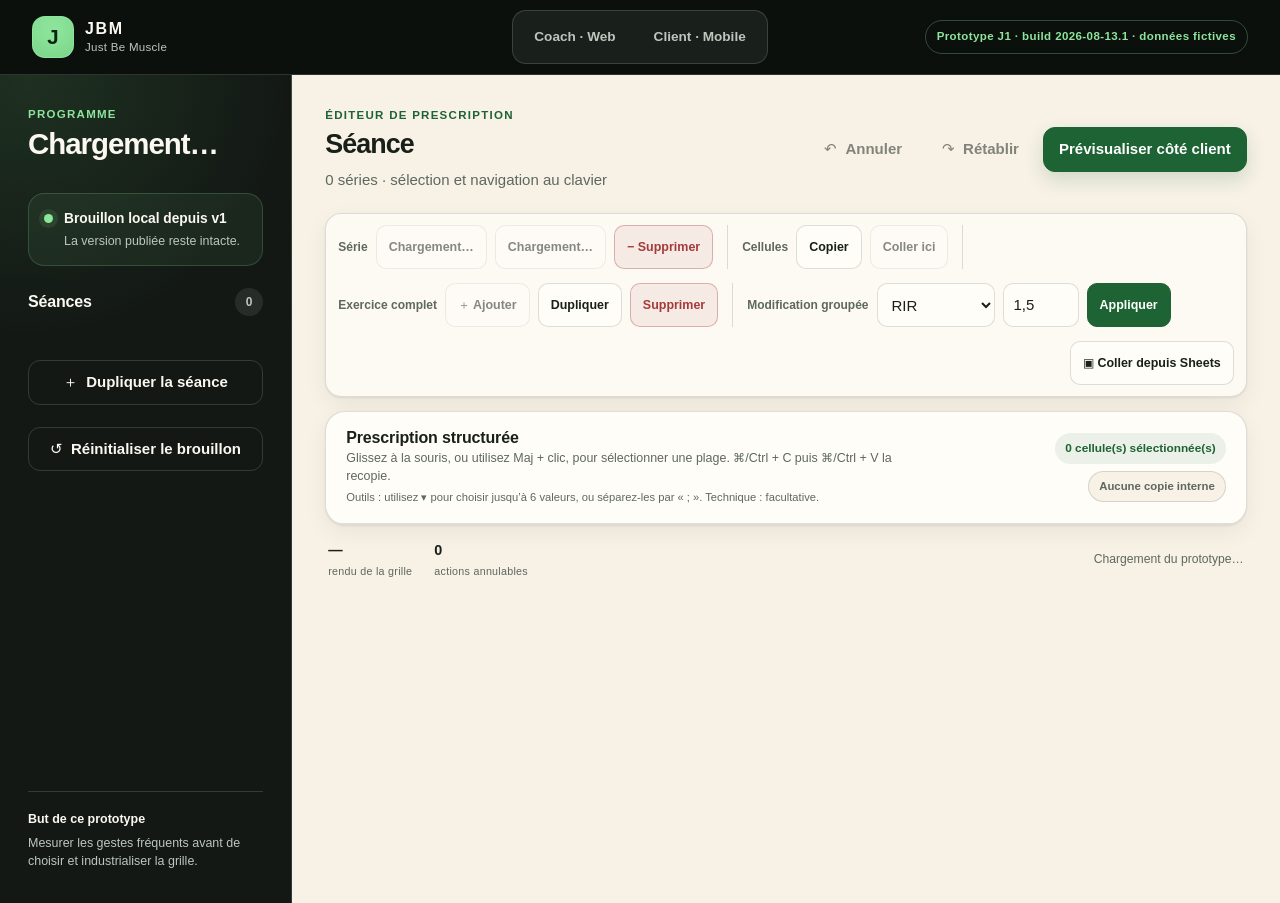
<file: index.html>
<!doctype html>
<html lang="fr">
  <head>
    <meta charset="utf-8">
    <meta name="viewport" content="width=device-width, initial-scale=1">
    <meta name="robots" content="noindex,nofollow">
    <meta http-equiv="refresh" content="0; url=./prototypes/j1/#coach">
    <title>JBM — Prototype J1</title>
  </head>
  <body>
    <p><a href="./prototypes/j1/#coach">Ouvrir le prototype JBM J1</a></p>
  </body>
</html>
</file>
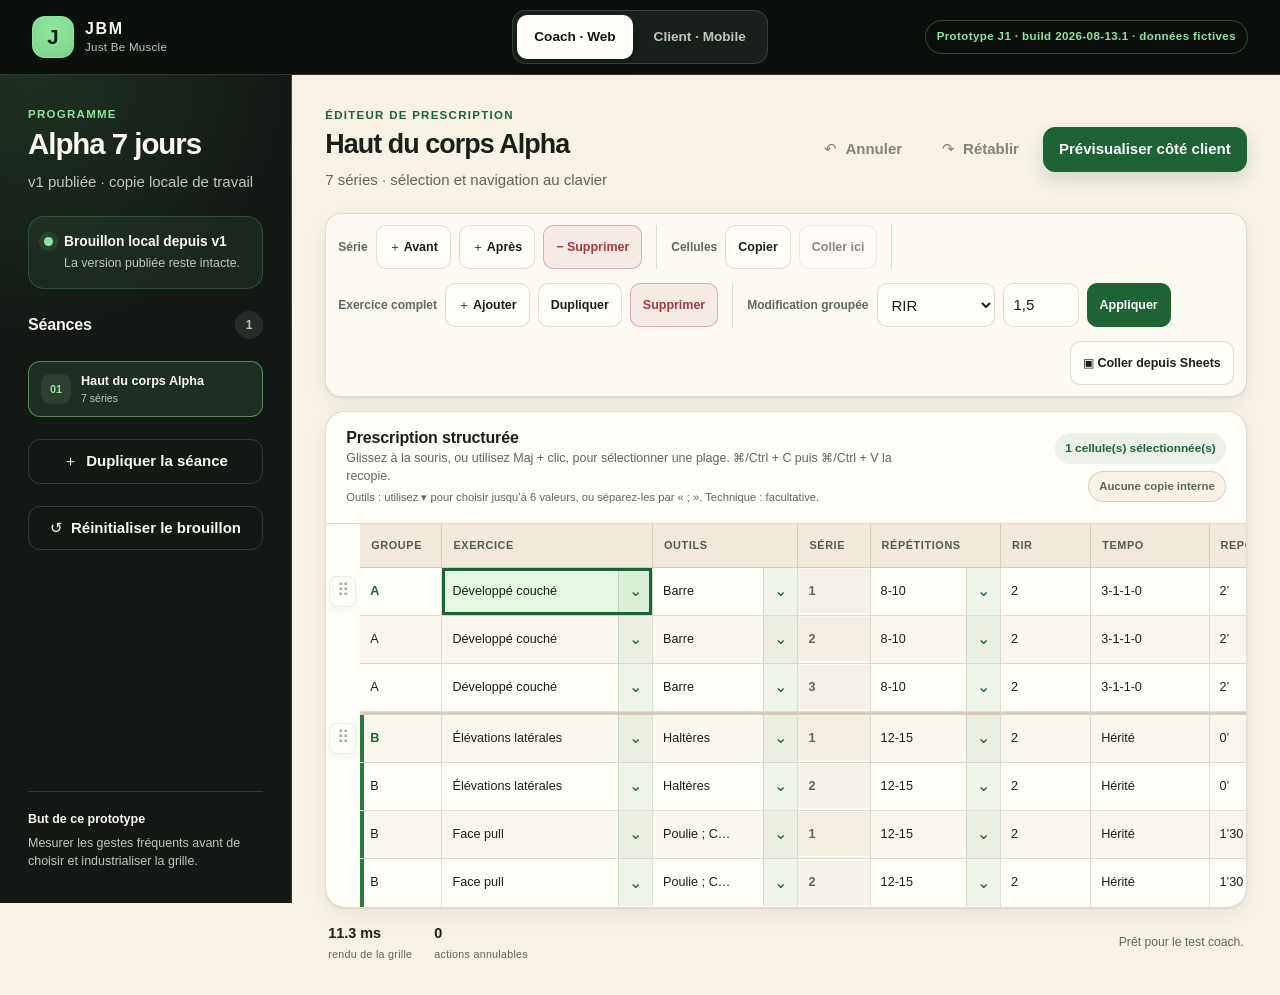
<file: prototypes/j1/index.html>
<!doctype html>
<html lang="fr">
  <head>
    <meta charset="utf-8">
    <meta name="viewport" content="width=device-width, initial-scale=1">
    <meta name="robots" content="noindex,nofollow">
    <meta name="description" content="Prototype J1 des interfaces coach et client de JBM.">
    <title>JBM — Prototype J1</title>
    <link rel="stylesheet" href="./styles.css?v=20260813.1">
  </head>
  <body>
    <header class="app-header">
      <a class="brand" href="#coach" aria-label="JBM, retour au prototype coach">
        <span class="brand-mark" aria-hidden="true">J</span>
        <span>
          <strong>JBM</strong>
          <small>Just Be Muscle</small>
        </span>
      </a>
      <nav class="view-switcher" aria-label="Choisir le prototype">
        <a class="view-tab" data-view-link="coach" href="#coach">Coach · Web</a>
        <a class="view-tab" data-view-link="client" href="#client">Client · Mobile</a>
      </nav>
      <span class="prototype-pill">Prototype J1 · build 2026-08-13.1 · données fictives</span>
    </header>

    <main>
      <section id="coach-view" class="view coach-view" aria-labelledby="coach-title">
        <div class="coach-sidebar">
          <div>
            <p class="eyebrow">Programme</p>
            <h1 id="coach-title">Chargement…</h1>
            <p class="muted" id="coach-version"></p>
          </div>

          <div class="draft-card">
            <span class="status-dot" aria-hidden="true"></span>
            <div>
              <strong>Brouillon local depuis v1</strong>
              <p>La version publiée reste intacte.</p>
            </div>
          </div>

          <div class="sidebar-heading">
            <h2>Séances</h2>
            <span id="session-count" class="count-badge">0</span>
          </div>
          <div id="session-list" class="session-list" role="list"></div>

          <button id="duplicate-session" class="button button-secondary button-full" type="button">
            <span aria-hidden="true">＋</span> Dupliquer la séance
          </button>
          <button id="reset-coach-draft" class="button button-secondary button-full" type="button">
            <span aria-hidden="true">↺</span> Réinitialiser le brouillon
          </button>

          <div class="sidebar-note">
            <strong>But de ce prototype</strong>
            <p>Mesurer les gestes fréquents avant de choisir et industrialiser la grille.</p>
          </div>
        </div>

        <div class="coach-workspace">
          <div class="workspace-header">
            <div>
              <p class="eyebrow">Éditeur de prescription</p>
              <h2 id="selected-session-name">Séance</h2>
              <p class="muted"><span id="row-count">0</span> séries · sélection et navigation au clavier</p>
            </div>
            <div class="header-actions">
              <button id="undo-action" class="button button-ghost" type="button" disabled>
                <span aria-hidden="true">↶</span> Annuler
              </button>
              <button id="redo-action" class="button button-ghost" type="button" disabled>
                <span aria-hidden="true">↷</span> Rétablir
              </button>
              <button id="open-client-preview" class="button button-primary" type="button">
                Prévisualiser côté client
              </button>
            </div>
          </div>

          <section class="coach-toolbar" aria-label="Actions de la grille">
            <div class="toolbar-group">
              <span class="toolbar-label">Série</span>
              <button id="insert-series-before" class="tool-button" type="button" disabled aria-busy="true">Chargement…</button>
              <button id="insert-series-after" class="tool-button" type="button" disabled aria-busy="true">Chargement…</button>
              <button id="remove-series" class="tool-button tool-button-danger" type="button" aria-label="Supprimer la série">− Supprimer</button>
            </div>
            <div class="toolbar-divider" aria-hidden="true"></div>
            <div class="toolbar-group">
              <span class="toolbar-label">Cellules</span>
              <button id="copy-selection" class="tool-button" type="button">Copier</button>
              <button id="paste-selection" class="tool-button" type="button" disabled>Coller ici</button>
            </div>
            <div class="toolbar-divider" aria-hidden="true"></div>
            <div class="toolbar-group">
              <span class="toolbar-label">Exercice complet</span>
              <button id="add-exercises" class="tool-button" type="button" aria-label="Ajouter un ou plusieurs exercices" disabled>＋ Ajouter</button>
              <button id="duplicate-exercise" class="tool-button" type="button" aria-label="Dupliquer l’exercice complet">Dupliquer</button>
              <button id="remove-exercise" class="tool-button tool-button-danger" type="button" aria-label="Supprimer l’exercice complet">Supprimer</button>
            </div>
            <div class="toolbar-divider" aria-hidden="true"></div>
            <form id="bulk-edit-form" class="toolbar-group bulk-form">
              <label for="bulk-field">Modification groupée</label>
              <select id="bulk-field" name="field">
                <option value="targetRir">RIR</option>
                <option value="targetReps">Répétitions</option>
                <option value="tempo">Tempo</option>
                <option value="restSeconds">Repos</option>
                <option value="technique">Technique</option>
              </select>
              <label class="sr-only" for="bulk-value">Nouvelle valeur</label>
              <input id="bulk-value" name="value" value="1,5" inputmode="decimal">
              <button id="apply-bulk-edit" class="tool-button tool-button-accent" type="submit">Appliquer</button>
            </form>
            <div class="toolbar-spacer"></div>
            <button id="open-paste-dialog" class="tool-button" type="button">
              <span aria-hidden="true">▣</span> Coller depuis Sheets
            </button>
          </section>

          <section class="grid-card" aria-labelledby="grid-heading">
            <div class="grid-caption">
              <div>
                <h3 id="grid-heading">Prescription structurée</h3>
                <p>Glissez à la souris, ou utilisez Maj + clic, pour sélectionner une plage. ⌘/Ctrl + C puis ⌘/Ctrl + V la recopie.</p>
                <p>Outils : utilisez ▾ pour choisir jusqu’à 6 valeurs, ou séparez-les par « ; ». Technique : facultative.</p>
              </div>
              <div class="grid-summaries">
                <div class="selection-summary" aria-live="polite">
                  <span id="selection-count">0</span> cellule(s) sélectionnée(s)
                </div>
                <div id="clipboard-summary" class="clipboard-summary" aria-live="polite">Aucune copie interne</div>
              </div>
            </div>
            <div class="grid-scroll" tabindex="-1">
              <table class="coach-grid" role="grid" aria-colcount="9" aria-describedby="grid-instructions">
                <caption id="grid-instructions" class="sr-only">
                  Grille de prescription. Glissez à la souris, ou utilisez les flèches et Maj plus clic, pour étendre la sélection,
                  puis Commande ou Contrôle C et V pour copier et coller un rectangle de cellules.
                </caption>
                <thead id="coach-grid-head"></thead>
                <tbody id="coach-grid-body"></tbody>
              </table>
            </div>
          </section>

          <div class="workspace-footer">
            <div class="metric">
              <span class="metric-value" id="render-duration">—</span>
              <span class="metric-label">rendu de la grille</span>
            </div>
            <div class="metric">
              <span class="metric-value" id="undo-depth">0</span>
              <span class="metric-label">actions annulables</span>
            </div>
            <p id="coach-activity" class="activity-message" aria-live="polite" tabindex="0">Chargement du prototype…</p>
            <button id="retry-prototype-load" class="button button-secondary" type="button" hidden>Réessayer le chargement</button>
          </div>
        </div>
      </section>

      <section id="client-view" class="view client-view" aria-labelledby="client-title" hidden>
        <div class="client-context">
          <p class="eyebrow">Prototype mobile</p>
          <h1 id="client-title">Saisir sans friction</h1>
          <p>Cette maquette mesure la reprise, le préremplissage et la saisie à une main. Elle ne représente pas encore l'application Expo finale.</p>
          <ul class="prototype-checklist">
            <li><span aria-hidden="true">✓</span> Aucun défilement horizontal</li>
            <li><span aria-hidden="true">✓</span> Journal courant prioritaire sur Préc.</li>
            <li><span aria-hidden="true">✓</span> Sauvegarde locale idempotente</li>
            <li><span aria-hidden="true">◷</span> Minuteur à évaluer</li>
          </ul>
          <button id="reset-client-state" class="button button-secondary" type="button">Réinitialiser la démonstration</button>
        </div>

        <div class="device-frame" aria-label="Aperçu de l'interface client sur téléphone">
          <div class="device-status" aria-hidden="true">
            <span>9:41</span>
            <span>● ◒ ▰</span>
          </div>
          <div class="mobile-app">
            <section id="today-screen" class="mobile-screen" aria-labelledby="today-heading">
              <header class="mobile-header">
                <div>
                  <p class="mobile-date">Lundi 14 septembre</p>
                  <h2 id="today-heading">Aujourd'hui</h2>
                </div>
                <button class="avatar-button" type="button" aria-label="Profil d'Alice, hors périmètre du prototype" title="Hors périmètre du prototype J1" disabled>AT</button>
              </header>

              <div class="welcome-row">
                <p>Bonjour Alice</p>
                <span class="sync-state"><span aria-hidden="true">●</span> Local</span>
              </div>

              <article class="today-session-card">
                <div class="card-topline">
                  <span id="today-session-status" class="session-status">En cours</span>
                  <span id="today-progress">1 / 7 série</span>
                </div>
                <p id="today-session-eyebrow" class="eyebrow">Séance du jour</p>
                <h3 id="today-session-name">Haut du corps Alpha</h3>
                <p class="session-summary">3 exercices · environ 38 min</p>
                <button id="resume-workout" class="mobile-primary-action" type="button">
                  Reprendre la séance <span aria-hidden="true">→</span>
                </button>
              </article>

              <article class="coach-note-card">
                <div class="note-icon" aria-hidden="true">J</div>
                <div>
                  <p class="eyebrow">Note du coach · démonstration J1</p>
                  <p id="coach-note"></p>
                  <small>Cette note est fictive et propre au prototype.</small>
                </div>
              </article>

              <section class="quick-tracking" aria-labelledby="tracking-heading">
                <div class="section-heading-row">
                  <h3 id="tracking-heading">Suivis facultatifs</h3>
                  <span>Optionnel</span>
                </div>
                <div class="tracking-actions">
                  <button type="button" title="Hors périmètre du prototype J1" disabled><span aria-hidden="true">⚖</span> Poids</button>
                  <button type="button" title="Hors périmètre du prototype J1" disabled><span aria-hidden="true">☾</span> Sommeil</button>
                  <button type="button" title="Hors périmètre du prototype J1" disabled><span aria-hidden="true">＋</span> Ajouter</button>
                </div>
              </section>
            </section>

            <section id="workout-screen" class="mobile-screen workout-screen" aria-labelledby="workout-heading" hidden>
              <header class="workout-header">
                <button id="back-to-today" class="icon-button" type="button" aria-label="Revenir à Aujourd'hui">←</button>
                <div>
                  <p id="workout-status-label" class="eyebrow">Séance en cours</p>
                  <h2 id="workout-heading">Haut du corps Alpha</h2>
                </div>
                <span id="workout-progress" class="progress-badge">1 / 7</span>
              </header>
              <div class="progress-track" aria-hidden="true"><span id="progress-bar"></span></div>

              <section class="timing-lab" aria-labelledby="timing-heading">
                <div>
                  <p class="eyebrow">Mode test J1</p>
                  <h3 id="timing-heading">Chronométrer un geste</h3>
                </div>
                <div class="timing-actions">
                  <button data-timing-mode="unchanged" type="button">Préremplie · 5 s</button>
                  <button data-timing-mode="changed" type="button">Modifiée · 10 s</button>
                </div>
                <p id="timing-result" class="timing-result" aria-live="polite">Choisissez un scénario ; le chrono s'arrête à la validation.</p>
              </section>

              <div id="exercise-list" class="exercise-list"></div>

              <section class="finish-card" aria-labelledby="finish-heading">
                <p class="eyebrow">Facultatif</p>
                <h3 id="finish-heading">Comment s'est passée la séance ?</h3>
                <div class="indicator-grid">
                  <label>Récupération <select data-indicator="recovery"><option value="">—</option></select></label>
                  <label>Focus <select data-indicator="focus"><option value="">—</option></select></label>
                  <label>Énergie <select data-indicator="energy"><option value="">—</option></select></label>
                  <label>Motivation <select data-indicator="motivation"><option value="">—</option></select></label>
                </div>
                <label for="workout-comment">Commentaire</label>
                <textarea id="workout-comment" rows="3" placeholder="Ajouter un commentaire (facultatif)"></textarea>
                <p id="finish-status" class="timing-result" role="alert" hidden></p>
                <button id="finish-workout" class="mobile-secondary-action" type="button">Terminer la séance</button>
              </section>
            </section>

            <aside id="rest-timer" class="rest-timer" role="status" aria-live="polite" aria-atomic="true" aria-labelledby="rest-heading" hidden>
              <div>
                <p class="eyebrow">Repos proposé</p>
                <h2 id="rest-heading"><span id="rest-seconds">90</span> s</h2>
                <p>Le prochain geste reste accessible.</p>
              </div>
              <button id="skip-rest" type="button">Passer</button>
            </aside>

            <nav class="mobile-nav" aria-label="Navigation principale du prototype client">
              <button class="active" type="button" title="Hors périmètre du prototype J1" disabled><span aria-hidden="true">⌂</span> Aujourd'hui</button>
              <button type="button" title="Hors périmètre du prototype J1" disabled><span aria-hidden="true">▤</span> Programme</button>
              <button type="button" title="Hors périmètre du prototype J1" disabled><span aria-hidden="true">◌</span> Suivi</button>
            </nav>
          </div>
        </div>
      </section>
    </main>

    <dialog id="group-move-dialog" class="prototype-dialog group-move-dialog" aria-labelledby="group-move-title">
      <form method="dialog" class="dialog-header">
        <div>
          <p class="eyebrow">Ordre de la séance</p>
          <h2 id="group-move-title">Déplacer un groupe</h2>
          <p id="group-move-description">Toutes les séries du bloc restent ensemble.</p>
        </div>
        <button class="icon-button" value="cancel" aria-label="Fermer le menu de déplacement">×</button>
      </form>
      <div class="group-move-actions" role="group" aria-label="Commandes de réordonnancement">
        <button id="move-group-up" class="button button-secondary" type="button"><span aria-hidden="true">↑</span> Monter d’un groupe</button>
        <button id="move-group-down" class="button button-secondary" type="button"><span aria-hidden="true">↓</span> Descendre d’un groupe</button>
        <button id="renumber-groups" class="button button-ghost" type="button">Renuméroter les groupes A, B, C…</button>
      </div>
      <p id="group-move-status" class="group-move-status" aria-live="polite">Le menu reste ouvert pour enchaîner plusieurs déplacements.</p>
      <div class="dialog-actions">
        <button id="cancel-group-move" class="button button-secondary" type="button">Fermer</button>
      </div>
    </dialog>

    <dialog id="exercise-picker-dialog" class="prototype-dialog tool-picker-dialog" aria-labelledby="exercise-picker-title">
      <form method="dialog" class="dialog-header">
        <div>
          <p class="eyebrow">Catalogue configurable</p>
          <h2 id="exercise-picker-title">Choisir un exercice</h2>
          <p>Valeur actuelle : <strong id="exercise-picker-current"></strong>. Le choix est appliqué à toutes ses séries.</p>
        </div>
        <button class="icon-button" value="cancel" aria-label="Fermer">×</button>
      </form>
      <label id="exercise-picker-search-label" for="exercise-picker-search">Rechercher dans le catalogue d’exercices</label>
      <input id="exercise-picker-search" class="tool-picker-search" type="search" autocomplete="off" placeholder="Ex. développé, curl, squat…">
      <div class="tool-picker-summary">
        <strong id="exercise-picker-count" aria-live="polite">112 résultats · 1 exercice sélectionné</strong>
        <div class="muscle-group-actions" aria-label="Affichage des groupes musculaires">
          <button id="collapse-exercise-picker-groups" class="button button-ghost" type="button">Tout replier</button>
          <button id="expand-exercise-picker-groups" class="button button-ghost" type="button">Tout déplier</button>
        </div>
      </div>
      <div id="exercise-picker-options" class="tool-picker-options grouped-catalog" role="radiogroup" aria-label="Exercices disponibles par groupe musculaire"></div>
      <div class="dialog-actions">
        <button id="cancel-exercise-picker" class="button button-secondary" type="button">Annuler</button>
        <button id="apply-exercise-picker" class="button button-primary" type="button">Appliquer l’exercice</button>
      </div>
    </dialog>

    <dialog id="exercise-builder-dialog" class="prototype-dialog tool-picker-dialog exercise-builder-dialog" aria-labelledby="exercise-builder-title">
      <form method="dialog" class="dialog-header">
        <div>
          <p class="eyebrow">Création rapide</p>
          <h2 id="exercise-builder-title">Ajouter des exercices</h2>
          <p id="exercise-builder-context">Sélectionnez plusieurs exercices par groupe musculaire. Ils seront ajoutés dans l’ordre du catalogue, en une seule action annulable.</p>
        </div>
        <button class="icon-button" value="cancel" aria-label="Fermer sans créer">×</button>
      </form>
      <label id="exercise-builder-search-label" for="exercise-builder-search">Rechercher dans le catalogue d’exercices</label>
      <input id="exercise-builder-search" class="tool-picker-search" type="search" autocomplete="off" placeholder="Ex. pectoraux, curl, squat…">
      <div class="tool-picker-summary exercise-builder-summary">
        <div class="picker-summary-copy">
          <strong id="exercise-builder-results">112 résultats dans 15 groupes</strong>
          <span id="exercise-builder-count" aria-live="polite">0 exercice · 0 série</span>
        </div>
        <div class="muscle-group-actions" aria-label="Actions sur le catalogue d’exercices">
          <button id="collapse-exercise-builder-groups" class="button button-ghost" type="button">Tout replier</button>
          <button id="expand-exercise-builder-groups" class="button button-ghost" type="button">Tout déplier</button>
          <button id="clear-exercise-builder" class="button button-ghost" type="button" disabled>Tout retirer</button>
        </div>
      </div>
      <div id="exercise-builder-options" class="tool-picker-options grouped-catalog" role="group" aria-label="Exercices à créer, regroupés par groupe musculaire"></div>
      <section class="exercise-builder-defaults" aria-labelledby="exercise-builder-defaults-title">
        <div>
          <h3 id="exercise-builder-defaults-title">Valeurs du lot</h3>
          <p>Ces valeurs restent modifiables dans la grille après création.</p>
        </div>
        <div class="exercise-builder-fields">
          <label for="exercise-builder-series">Séries par exercice
            <input id="exercise-builder-series" type="number" inputmode="numeric" min="1" max="10" step="1" value="2" required>
          </label>
          <label for="exercise-builder-repetitions">Répétitions
            <select id="exercise-builder-repetitions"></select>
          </label>
          <label for="exercise-builder-rir">RIR
            <select id="exercise-builder-rir"></select>
          </label>
        </div>
      </section>
      <div class="dialog-actions">
        <button id="cancel-exercise-builder" class="button button-secondary" type="button">Annuler</button>
        <button id="apply-exercise-builder" class="button button-primary" type="button" disabled>Choisir au moins un exercice</button>
      </div>
    </dialog>

    <dialog id="tool-picker-dialog" class="prototype-dialog tool-picker-dialog" aria-labelledby="tool-picker-title">
      <form method="dialog" class="dialog-header">
        <div>
          <p class="eyebrow">Catalogue configurable</p>
          <h2 id="tool-picker-title">Choisir les outils</h2>
          <p>Exercice : <strong id="tool-picker-exercise"></strong>. Les choix sont appliqués à toutes ses séries.</p>
        </div>
        <button class="icon-button" value="cancel" aria-label="Fermer">×</button>
      </form>
      <label for="tool-picker-search">Rechercher dans les 52 valeurs initiales</label>
      <input id="tool-picker-search" class="tool-picker-search" type="search" autocomplete="off" placeholder="Ex. poulie, banc, prise…">
      <div class="tool-picker-summary">
        <strong id="tool-picker-count" aria-live="polite">0 / 6 sélectionné</strong>
        <button id="clear-tool-picker" class="button button-ghost" type="button">Tout retirer</button>
      </div>
      <div id="tool-picker-options" class="tool-picker-options" role="group" aria-label="Outils disponibles"></div>
      <div class="dialog-actions">
        <button id="cancel-tool-picker" class="button button-secondary" type="button">Annuler</button>
        <button id="apply-tool-picker" class="button button-primary" type="button">Appliquer les choix</button>
      </div>
    </dialog>

    <dialog id="prescription-picker-dialog" class="prototype-dialog tool-picker-dialog" aria-labelledby="prescription-picker-title">
      <form method="dialog" class="dialog-header">
        <div>
          <p class="eyebrow">Liste configurable</p>
          <h2 id="prescription-picker-title">Choisir une valeur</h2>
          <p id="prescription-picker-description"></p>
          <p>Valeur actuelle : <strong id="prescription-picker-current"></strong></p>
        </div>
        <button class="icon-button" value="cancel" aria-label="Fermer">×</button>
      </form>
      <label id="prescription-picker-search-label" for="prescription-picker-search">Rechercher dans les valeurs initiales</label>
      <input id="prescription-picker-search" class="tool-picker-search" type="search" autocomplete="off" placeholder="Rechercher…">
      <div class="tool-picker-summary">
        <strong id="prescription-picker-count" aria-live="polite">0 résultat</strong>
      </div>
      <div id="prescription-picker-options" class="tool-picker-options" role="radiogroup" aria-label="Valeurs disponibles"></div>
      <div class="dialog-actions">
        <button id="cancel-prescription-picker" class="button button-secondary" type="button">Annuler</button>
        <button id="apply-prescription-picker" class="button button-primary" type="button">Appliquer</button>
      </div>
    </dialog>

    <dialog id="paste-dialog" class="prototype-dialog" aria-labelledby="paste-title">
      <form method="dialog" class="dialog-header">
        <div>
          <p class="eyebrow">Import contrôlé</p>
          <h2 id="paste-title">Coller depuis Google Sheets</h2>
          <p>9 colonnes : groupe, exercice, outils, série, répétitions, RIR, tempo, repos, technique. Un ancien collage à 8 colonnes reste accepté avec une technique vide.</p>
        </div>
        <button class="icon-button" value="cancel" aria-label="Fermer">×</button>
      </form>
      <label for="paste-source">Données tabulées</label>
      <textarea id="paste-source" rows="7" spellcheck="false" placeholder="Collez ici plusieurs lignes depuis Sheets"></textarea>
      <div class="dialog-actions dialog-actions-split">
        <button id="insert-paste-example" class="button button-ghost" type="button">Insérer un exemple mixte</button>
        <button id="preview-paste" class="button button-primary" type="button">Analyser le collage</button>
      </div>
      <section id="paste-preview" class="paste-preview" aria-live="polite" hidden>
        <div class="preview-summary">
          <strong id="paste-valid-count">0 ligne valide</strong>
          <span id="paste-invalid-count">0 erreur</span>
        </div>
        <div id="paste-preview-rows"></div>
      </section>
      <div class="dialog-actions">
        <button id="cancel-paste" class="button button-secondary" type="button">Annuler</button>
        <button id="confirm-paste" class="button button-primary" type="button" disabled>Ajouter les lignes valides</button>
      </div>
    </dialog>

    <dialog id="client-preview-dialog" class="prototype-dialog preview-dialog" aria-labelledby="client-preview-title">
      <form method="dialog" class="dialog-header">
        <div>
          <p class="eyebrow">Lecture seule</p>
          <h2 id="client-preview-title">Prévisualisation client du brouillon</h2>
          <p>Cette vue reflète la grille locale sans modifier la version publiée.</p>
        </div>
        <button class="icon-button" value="cancel" aria-label="Fermer">×</button>
      </form>
      <div id="client-preview-content" class="client-preview-content"></div>
    </dialog>

    <datalist id="exercise-options"></datalist>
    <datalist id="tool-options"></datalist>
    <datalist id="repetition-target-options"></datalist>
    <datalist id="rest-preset-options"></datalist>
    <datalist id="technique-options"></datalist>
    <div id="toast" class="toast" role="status" aria-live="polite" hidden></div>
    <script>
      (() => {
        const root = document.documentElement;
        const activity = document.getElementById("coach-activity");
        const retryButton = document.getElementById("retry-prototype-load");

        const clearLoadTimers = () => {
          const timers = Array.isArray(window.__j1PrototypeLoadTimers)
            ? window.__j1PrototypeLoadTimers
            : [];
          timers.forEach((timer) => window.clearTimeout(timer));
          window.__j1PrototypeLoadTimers = [];
        };

        const failModuleLoad = (error) => {
          clearLoadTimers();
          root.dataset.prototypeLoadState = "failed";
          root.dataset.prototypeLoadFailed = "true";
          root.dataset.prototypeModuleState = "failed";
          activity.textContent = "Impossible de charger le moteur du prototype. Vérifiez que « make prototype-j1 » est toujours en cours, puis réessayez.";
          retryButton.hidden = false;
          console.error("Échec du chargement du module J1", error);
        };

        const startLoadWatch = () => {
          clearLoadTimers();
          root.dataset.prototypeLoadState = "loading";
          delete root.dataset.prototypeLoadFailed;
          retryButton.hidden = true;
          window.__j1PrototypeLoadTimers = [
            window.setTimeout(() => {
              if (root.dataset.prototypeLoadState !== "loading") return;
              root.dataset.prototypeLoadState = "slow";
              activity.textContent = "Chargement plus long que prévu… L’initialisation continue.";
            }, 4000),
            window.setTimeout(() => {
              if (!["loading", "slow"].includes(root.dataset.prototypeLoadState)) return;
              root.dataset.prototypeLoadState = "stalled";
              activity.textContent = "Le chargement prend anormalement longtemps. Le prototype continue d’essayer ; vous pouvez aussi relancer le chargement.";
              retryButton.hidden = false;
            }, 15000)
          ];
        };

        if (window.location.protocol === "file:") {
          const serverUrl = new URL("http://127.0.0.1:4173/prototypes/j1/");
          serverUrl.hash = window.location.hash || "#coach";
          activity.textContent = "Ouverture du prototype depuis son serveur local…";
          window.location.replace(serverUrl.href);
          return;
        }

        const loadPrototypeModule = () => {
          startLoadWatch();
          root.dataset.prototypeModuleState = "loading";
          import("./app.js?v=20260813.1")
            .then(() => {
              root.dataset.prototypeModuleState = "loaded";
            })
            .catch(failModuleLoad);
        };

        retryButton.addEventListener("click", () => window.location.reload());
        window.__j1LoadPrototypeModule = loadPrototypeModule;
        loadPrototypeModule();
      })();
    </script>
  </body>
</html>
</file>
<file: prototypes/j1/styles.css>
:root {
  color-scheme: dark;
  --ink-950: #0d110e;
  --ink-900: #131814;
  --ink-850: #19201b;
  --ink-800: #202821;
  --ink-700: #303a32;
  --ivory-50: #fffdf8;
  --ivory-100: #f7f1e6;
  --ivory-150: #f1eadc;
  --ivory-200: #e7dece;
  --ivory-300: #d7ccba;
  --text: #192019;
  --text-soft: #5e685f;
  --text-on-dark: #fbf8f1;
  --text-soft-on-dark: #bcc6bd;
  --green-300: #8ce59a;
  --green-400: #69d77d;
  --green-600: #287b40;
  --green-700: #1d6333;
  --green-ink: #0b2411;
  --amber: #a86813;
  --danger: #a53a3a;
  --line: rgba(25, 32, 25, 0.14);
  --line-dark: rgba(255, 253, 248, 0.15);
  --shadow-sm: 0 1px 2px rgba(13, 17, 14, 0.08), 0 8px 24px rgba(13, 17, 14, 0.06);
  --shadow-lg: 0 30px 80px rgba(5, 8, 6, 0.28), 0 8px 24px rgba(5, 8, 6, 0.18);
  --radius-sm: 9px;
  --radius-md: 16px;
  --radius-lg: 24px;
  --header-height: 72px;
  --focus-ring: #3fa65a;
  font-family: Inter, ui-sans-serif, -apple-system, BlinkMacSystemFont, "Segoe UI", sans-serif;
  font-synthesis: none;
  text-rendering: optimizeLegibility;
}

*,
*::before,
*::after {
  box-sizing: border-box;
}

html {
  min-width: 0;
  overflow-x: hidden;
  background: var(--ink-950);
  scroll-behavior: smooth;
}

body {
  min-width: 0;
  min-height: 100vh;
  min-height: 100dvh;
  margin: 0;
  overflow-x: hidden;
  background: var(--ink-950);
  color: var(--text-on-dark);
  font-size: 15px;
  line-height: 1.5;
  -webkit-font-smoothing: antialiased;
}

button,
input,
select,
textarea {
  max-width: 100%;
  border-radius: 0;
  font: inherit;
}

button,
select,
input:not([type="checkbox"]):not([type="radio"]),
textarea,
a.view-tab {
  min-height: 44px;
}

button,
select {
  cursor: pointer;
}

button:disabled,
select:disabled,
input:disabled,
textarea:disabled {
  cursor: not-allowed;
  opacity: 0.52;
}

a {
  color: inherit;
  text-decoration: none;
}

h1,
h2,
h3,
p {
  margin-top: 0;
}

h1,
h2,
h3,
strong {
  text-wrap: balance;
}

h1,
h2,
h3 {
  margin-bottom: 0.35em;
  color: inherit;
  font-weight: 760;
  line-height: 1.1;
  letter-spacing: -0.035em;
}

p:last-child {
  margin-bottom: 0;
}

::selection {
  background: var(--green-300);
  color: var(--green-ink);
}

[hidden] {
  display: none !important;
}

:focus {
  outline: none;
}

:focus-visible {
  outline: 3px solid var(--focus-ring);
  outline-offset: 3px;
}

.coach-sidebar :focus-visible,
.app-header :focus-visible,
.client-context :focus-visible,
.device-status :focus-visible {
  outline-color: var(--green-300);
}

.sr-only {
  position: absolute !important;
  width: 1px !important;
  height: 1px !important;
  padding: 0 !important;
  margin: -1px !important;
  overflow: hidden !important;
  clip: rect(0, 0, 0, 0) !important;
  white-space: nowrap !important;
  border: 0 !important;
}

.muted {
  color: var(--text-soft);
}

.eyebrow {
  margin-bottom: 7px;
  color: var(--green-700);
  font-size: 0.72rem;
  font-weight: 780;
  letter-spacing: 0.11em;
  line-height: 1.25;
  text-transform: uppercase;
}

.app-header {
  position: sticky;
  z-index: 50;
  top: 0;
  display: grid;
  grid-template-columns: minmax(210px, 1fr) auto minmax(210px, 1fr);
  align-items: center;
  min-height: var(--header-height);
  padding: 10px clamp(16px, 2.5vw, 36px);
  border-bottom: 1px solid var(--line-dark);
  background: rgba(13, 17, 14, 0.96);
  color: var(--text-on-dark);
  backdrop-filter: blur(14px);
}

.brand {
  display: inline-flex;
  justify-self: start;
  align-items: center;
  min-height: 48px;
  gap: 11px;
  border-radius: var(--radius-sm);
}

.brand-mark {
  display: grid;
  width: 42px;
  height: 42px;
  place-items: center;
  border: 1px solid rgba(140, 229, 154, 0.42);
  border-radius: 13px;
  background: var(--green-300);
  color: var(--green-ink);
  font-size: 1.28rem;
  font-weight: 900;
  box-shadow: inset 0 -8px 18px rgba(28, 99, 51, 0.12);
}

.brand strong,
.brand small {
  display: block;
}

.brand strong {
  font-size: 1rem;
  letter-spacing: 0.1em;
}

.brand small {
  margin-top: -2px;
  color: var(--text-soft-on-dark);
  font-size: 0.72rem;
  letter-spacing: 0.025em;
}

.view-switcher {
  display: flex;
  justify-self: center;
  gap: 4px;
  padding: 4px;
  border: 1px solid var(--line-dark);
  border-radius: 14px;
  background: var(--ink-850);
}

.view-tab {
  display: inline-flex;
  align-items: center;
  justify-content: center;
  padding: 8px 17px;
  border-radius: 10px;
  color: var(--text-soft-on-dark);
  font-size: 0.85rem;
  font-weight: 720;
  white-space: nowrap;
  transition: color 150ms ease, background-color 150ms ease, box-shadow 150ms ease;
}

.view-tab.active,
.view-tab[aria-current="page"] {
  background: var(--ivory-50);
  color: var(--ink-900);
  box-shadow: 0 4px 14px rgba(0, 0, 0, 0.22);
}

.prototype-pill {
  justify-self: end;
  padding: 7px 11px;
  border: 1px solid rgba(140, 229, 154, 0.28);
  border-radius: 999px;
  color: var(--green-300);
  font-size: 0.72rem;
  font-weight: 720;
  letter-spacing: 0.035em;
  white-space: nowrap;
}

main,
.view {
  min-width: 0;
}

.button,
.tool-button,
.mobile-primary-action,
.mobile-secondary-action,
.icon-button,
.avatar-button,
.tracking-actions button,
.timing-actions button,
.mobile-nav button,
.rest-timer button {
  border: 1px solid transparent;
  font-weight: 730;
  transition: transform 120ms ease, border-color 150ms ease, background-color 150ms ease, color 150ms ease, box-shadow 150ms ease;
}

.button {
  display: inline-flex;
  align-items: center;
  justify-content: center;
  gap: 8px;
  padding: 10px 15px;
  border-radius: 12px;
}

.button-primary {
  border-color: var(--green-700);
  background: var(--green-700);
  color: #fff;
  box-shadow: 0 8px 18px rgba(29, 99, 51, 0.17);
}

.button-secondary {
  border-color: var(--line);
  background: transparent;
  color: inherit;
}

.button-ghost {
  border-color: transparent;
  background: transparent;
  color: inherit;
}

.button-full {
  width: 100%;
}

/* Coach desktop */
.coach-view {
  display: grid;
  grid-template-columns: minmax(248px, 292px) minmax(0, 1fr);
  min-height: calc(100vh - var(--header-height));
  min-height: calc(100dvh - var(--header-height));
  background: var(--ivory-100);
  color: var(--text);
  color-scheme: light;
}

.coach-sidebar {
  position: sticky;
  top: var(--header-height);
  display: flex;
  flex-direction: column;
  min-width: 0;
  height: calc(100vh - var(--header-height));
  height: calc(100dvh - var(--header-height));
  gap: 22px;
  overflow-y: auto;
  padding: clamp(22px, 2.5vw, 34px) clamp(18px, 2.2vw, 28px);
  border-right: 1px solid var(--line-dark);
  background:
    radial-gradient(circle at 10% 0%, rgba(105, 215, 125, 0.13), transparent 30%),
    var(--ink-900);
  color: var(--text-on-dark);
}

.coach-sidebar .eyebrow,
.client-context .eyebrow {
  color: var(--green-300);
}

.coach-sidebar h1 {
  max-width: 12ch;
  font-size: clamp(1.65rem, 2.3vw, 2.25rem);
}

.coach-sidebar .muted {
  color: var(--text-soft-on-dark);
}

.draft-card {
  display: grid;
  grid-template-columns: auto minmax(0, 1fr);
  align-items: start;
  gap: 11px;
  padding: 15px;
  border: 1px solid rgba(140, 229, 154, 0.2);
  border-radius: var(--radius-md);
  background: rgba(140, 229, 154, 0.07);
}

.draft-card strong {
  display: block;
  margin-bottom: 3px;
  font-size: 0.86rem;
}

.draft-card p {
  color: var(--text-soft-on-dark);
  font-size: 0.78rem;
  line-height: 1.4;
}

.status-dot {
  width: 9px;
  height: 9px;
  margin-top: 5px;
  border-radius: 50%;
  background: var(--green-300);
  box-shadow: 0 0 0 5px rgba(140, 229, 154, 0.1);
}

.sidebar-heading,
.section-heading-row,
.card-topline,
.welcome-row {
  display: flex;
  align-items: center;
  justify-content: space-between;
  gap: 12px;
}

.sidebar-heading h2 {
  margin: 0;
  font-size: 1rem;
  letter-spacing: -0.01em;
}

.count-badge,
.progress-badge {
  display: inline-grid;
  min-width: 28px;
  min-height: 28px;
  place-items: center;
  padding: 3px 8px;
  border-radius: 999px;
  background: rgba(255, 253, 248, 0.09);
  color: var(--text-soft-on-dark);
  font-size: 0.75rem;
  font-weight: 750;
}

.session-list {
  display: grid;
  gap: 8px;
}

.session-list > *,
.session-item,
.session-button {
  width: 100%;
  min-width: 0;
}

.session-list button,
.session-item,
.session-button {
  display: flex;
  align-items: center;
  justify-content: space-between;
  gap: 10px;
  min-height: 52px;
  padding: 10px 12px;
  border: 1px solid var(--line-dark);
  border-radius: 12px;
  background: rgba(255, 253, 248, 0.035);
  color: var(--text-on-dark);
  text-align: left;
}

.session-list button.active,
.session-list button[aria-current="true"],
.session-item.active,
.session-button.active {
  border-color: rgba(140, 229, 154, 0.5);
  background: rgba(140, 229, 154, 0.11);
}

.session-order {
  display: inline-grid;
  width: 30px;
  height: 30px;
  flex: 0 0 30px;
  place-items: center;
  border-radius: 9px;
  background: rgba(255, 253, 248, 0.08);
  color: var(--green-300);
  font-size: 0.68rem;
  font-weight: 850;
}

.session-item > span:last-child {
  display: grid;
  min-width: 0;
  flex: 1;
}

.session-item strong,
.session-item small {
  overflow: hidden;
  text-overflow: ellipsis;
  white-space: nowrap;
}

.session-item strong {
  font-size: 0.79rem;
}

.session-item small {
  color: var(--text-soft-on-dark);
  font-size: 0.66rem;
}

.coach-sidebar .button-secondary {
  border-color: var(--line-dark);
  color: var(--text-on-dark);
}

.sidebar-note {
  margin-top: auto;
  padding-top: 18px;
  border-top: 1px solid var(--line-dark);
  color: var(--text-soft-on-dark);
  font-size: 0.78rem;
}

.sidebar-note strong {
  display: block;
  margin-bottom: 5px;
  color: var(--text-on-dark);
}

.coach-workspace {
  min-width: 0;
  padding: clamp(18px, 2.6vw, 38px);
}

.workspace-header {
  display: flex;
  align-items: center;
  justify-content: space-between;
  min-width: 0;
  gap: 20px;
  margin-bottom: 22px;
}

.workspace-header h2 {
  font-size: clamp(1.55rem, 2.1vw, 2.15rem);
}

.workspace-header .muted {
  margin-bottom: 0;
}

.header-actions,
.toolbar-group,
.dialog-actions,
.timing-actions {
  display: flex;
  align-items: center;
  gap: 8px;
}

.header-actions {
  flex-wrap: wrap;
  justify-content: flex-end;
}

.coach-toolbar {
  display: flex;
  align-items: center;
  flex-wrap: wrap;
  min-width: 0;
  gap: 14px;
  margin-bottom: 14px;
  padding: 11px 12px;
  border: 1px solid var(--line);
  border-radius: var(--radius-md);
  background: rgba(255, 253, 248, 0.78);
  box-shadow: var(--shadow-sm);
}

.toolbar-group {
  min-width: 0;
  flex: 0 0 auto;
}

.toolbar-label,
.toolbar-group > label:not(.sr-only) {
  color: var(--text-soft);
  font-size: 0.75rem;
  font-weight: 750;
  white-space: nowrap;
}

.toolbar-divider {
  align-self: stretch;
  width: 1px;
  min-height: 32px;
  background: var(--line);
}

.toolbar-spacer {
  flex: 1;
}

#open-paste-dialog {
  margin-left: auto;
}

.tool-button {
  min-height: 44px;
  padding: 8px 12px;
  border-color: var(--line);
  border-radius: 10px;
  background: var(--ivory-50);
  color: var(--text);
  font-size: 0.78rem;
  white-space: nowrap;
}

.tool-button-accent {
  border-color: var(--green-700);
  background: var(--green-700);
  color: #fff;
}

.tool-button-danger {
  border-color: rgba(165, 58, 58, 0.34);
  background: rgba(165, 58, 58, 0.08);
  color: var(--danger);
}

.bulk-form select,
.bulk-form input {
  min-height: 44px;
  border: 1px solid var(--line);
  background: var(--ivory-50);
  color: var(--text);
}

.bulk-form select {
  width: 118px;
  padding: 7px 28px 7px 10px;
  border-radius: 10px;
}

.bulk-form input {
  width: 76px;
  padding: 7px 10px;
  border-radius: 10px;
}

.grid-card {
  min-width: 0;
  overflow: hidden;
  border: 1px solid var(--line);
  border-radius: 20px;
  background: var(--ivory-50);
  box-shadow: var(--shadow-sm);
}

.grid-caption {
  display: flex;
  align-items: center;
  justify-content: space-between;
  min-width: 0;
  gap: 18px;
  padding: 17px 20px;
  border-bottom: 1px solid var(--line);
}

.grid-caption h3 {
  margin-bottom: 2px;
  font-size: 1rem;
  letter-spacing: -0.01em;
}

.grid-caption p {
  margin-bottom: 0;
  color: var(--text-soft);
  font-size: 0.78rem;
}

.grid-caption p + p {
  margin-top: 3px;
  font-size: 0.7rem;
}

.selection-summary {
  flex: 0 0 auto;
  padding: 7px 10px;
  border-radius: 999px;
  background: rgba(40, 123, 64, 0.09);
  color: var(--green-700);
  font-size: 0.74rem;
  font-weight: 760;
  white-space: nowrap;
}

.grid-summaries {
  display: flex;
  align-items: center;
  justify-content: flex-end;
  flex-wrap: wrap;
  min-width: 0;
  gap: 7px;
}

.clipboard-summary {
  max-width: min(240px, 100%);
  padding: 6px 10px;
  overflow: hidden;
  border: 1px solid var(--line);
  border-radius: 999px;
  background: var(--ivory-100);
  color: var(--text-soft);
  font-size: 0.71rem;
  font-weight: 720;
  text-overflow: ellipsis;
  white-space: nowrap;
}

.grid-scroll {
  width: 100%;
  min-width: 0;
  max-height: min(60vh, 650px);
  overflow: auto;
  overscroll-behavior: contain;
  scrollbar-color: var(--ivory-300) transparent;
}

.coach-grid {
  width: 100%;
  min-width: 1120px;
  border-collapse: separate;
  border-spacing: 0;
  table-layout: fixed;
  color: var(--text);
  font-size: 0.79rem;
}

.grid-scroll {
  padding-left: 34px;
}

.grid-scroll .coach-grid {
  width: calc(100% - 34px);
}

.coach-grid:has(.grid-empty) {
  min-width: 100%;
}

.grid-scroll .coach-grid:has(.grid-empty) th {
  width: auto;
}

.coach-grid th,
.coach-grid td {
  height: 48px;
  padding: 0;
  border-right: 1px solid var(--line);
  border-bottom: 1px solid var(--line);
  text-align: left;
  vertical-align: middle;
}

.coach-grid th:last-child,
.coach-grid td:last-child {
  border-right: 0;
}

.coach-grid tbody tr:last-child td {
  border-bottom: 0;
}

.coach-grid th {
  position: sticky;
  z-index: 2;
  top: 0;
  height: 44px;
  padding: 0 11px;
  background: var(--ivory-150);
  color: #515b52;
  font-size: 0.68rem;
  font-weight: 800;
  letter-spacing: 0.055em;
  text-transform: uppercase;
}

.coach-grid th:nth-child(1) { width: 82px; }
.coach-grid th:nth-child(2) { width: 210px; }
.coach-grid th:nth-child(3) { width: 145px; }
.coach-grid th:nth-child(4) { width: 72px; }
.coach-grid th:nth-child(5) { width: 130px; }
.coach-grid th:nth-child(6) { width: 90px; }
.coach-grid th:nth-child(7) { width: 118px; }
.coach-grid th:nth-child(8) { width: 110px; }
.coach-grid th:nth-child(9) { width: 160px; }

.coach-grid tbody tr:nth-child(even) td {
  background-color: rgba(241, 234, 220, 0.34);
}

.coach-grid td > input,
.coach-grid .catalog-cell-editor > input,
.coach-grid td > select,
.coach-grid td > button,
.coach-grid td [contenteditable="true"],
.cell-editor {
  width: 100%;
  min-height: 47px;
  padding: 8px 10px;
  overflow: hidden;
  border: 0;
  border-radius: 0;
  background: transparent;
  color: inherit;
  text-align: left;
  text-overflow: ellipsis;
  white-space: nowrap;
}

.coach-grid td > input:focus-visible,
.coach-grid .catalog-cell-editor > input:focus-visible,
.coach-grid td > select:focus-visible,
.coach-grid td > button:focus-visible,
.coach-grid td [contenteditable="true"]:focus-visible,
.cell-editor:focus-visible {
  position: relative;
  z-index: 1;
  outline: 3px solid var(--green-600);
  outline-offset: -3px;
  background: #f4fbf5;
}

.coach-grid td > input[readonly] {
  background: rgba(231, 222, 206, 0.38);
  color: var(--text-soft);
  cursor: default;
  font-weight: 760;
}

.catalog-cell-editor {
  display: grid;
  grid-template-columns: minmax(0, 1fr) 34px;
  align-items: stretch;
  width: 100%;
  min-height: 47px;
}

.catalog-picker-button {
  display: grid;
  width: 34px;
  min-height: 47px;
  place-items: center;
  padding: 0;
  border: 0;
  border-left: 1px solid var(--line);
  background: rgba(40, 123, 64, 0.07);
  color: var(--green-700);
  font-size: 1rem;
  font-weight: 850;
}

.catalog-picker-button:hover {
  background: rgba(40, 123, 64, 0.14);
}

.catalog-picker-button:focus-visible {
  position: relative;
  z-index: 1;
  outline: 3px solid var(--green-600);
  outline-offset: -3px;
}

.coach-grid td > input[readonly]:focus-visible {
  background: #edf5ee;
  color: var(--text);
}

.coach-grid td[aria-selected="true"],
.coach-grid td.selected,
.coach-grid td.is-selected,
.grid-cell[aria-selected="true"],
.grid-cell.selected,
.grid-cell.is-selected {
  background: rgba(105, 215, 125, 0.16) !important;
  box-shadow: inset 0 0 0 2px var(--green-600);
}

.coach-grid td.is-anchor,
.grid-cell.is-anchor {
  box-shadow: inset 0 0 0 3px var(--green-700);
}

body.is-drag-selecting,
body.is-drag-selecting * {
  cursor: cell !important;
  user-select: none !important;
}

.coach-grid tr.group-start:not(:first-child) td {
  border-top: 3px solid var(--ivory-300);
}

.coach-grid tr.group-start td:first-child input {
  color: var(--green-700);
  font-weight: 850;
}

.coach-grid tr.group-start td:first-child {
  position: relative;
}

.group-move-handle {
  position: absolute;
  z-index: 3;
  top: 8px;
  left: -31px;
  display: grid;
  width: 27px !important;
  min-height: 31px !important;
  place-items: center;
  padding: 0 !important;
  border: 1px solid rgba(40, 123, 64, 0.22) !important;
  border-radius: 8px !important;
  background: rgba(255, 253, 248, 0.96) !important;
  color: var(--green-700) !important;
  font-size: 1.05rem;
  line-height: 1;
  opacity: 0.48;
  box-shadow: 0 4px 12px rgba(18, 36, 22, 0.08);
  cursor: pointer;
  transition: opacity 140ms ease, transform 140ms ease, background 140ms ease;
}

.coach-grid tr.group-start:hover .group-move-handle,
.group-move-handle:hover,
.group-move-handle:focus-visible {
  background: #f4fbf5 !important;
  opacity: 1;
  transform: translateX(-1px);
}

.group-move-handle:focus-visible {
  outline: 3px solid var(--green-600) !important;
  outline-offset: 1px !important;
}

.coach-grid tr[data-group-type="superset"] td:first-child,
.coach-grid tr.superset-row td:first-child {
  box-shadow: inset 4px 0 0 var(--green-600);
}

.coach-grid tr.grid-empty td,
.coach-grid td.grid-empty {
  height: clamp(180px, 30vh, 280px);
  padding: 32px 24px;
  border-right: 0;
  background: transparent;
  text-align: center;
}

.grid-empty-message {
  color: var(--text-soft);
  font-size: 0.82rem;
  font-weight: 650;
  line-height: 1.6;
  text-wrap: balance;
  white-space: normal;
}

.grid-empty-content {
  display: flex;
  flex-direction: column;
  align-items: center;
  max-width: 460px;
  margin: 0 auto;
  gap: 10px;
}

.grid-empty-content strong {
  color: var(--text);
  font-size: 1.05rem;
}

.grid-empty-content p {
  margin: 0;
}

.grid-empty-content .button {
  margin-top: 5px;
}

.workspace-footer {
  display: flex;
  align-items: center;
  min-width: 0;
  gap: 22px;
  padding: 15px 3px 0;
}

.metric {
  display: grid;
  gap: 1px;
}

.metric-value {
  color: var(--text);
  font-size: 0.9rem;
  font-weight: 800;
}

.metric-label {
  color: var(--text-soft);
  font-size: 0.67rem;
  letter-spacing: 0.025em;
}

.activity-message {
  min-width: 0;
  margin: 0 0 0 auto;
  color: var(--text-soft);
  font-size: 0.76rem;
  text-align: right;
}

/* Client phone prototype */
.client-view {
  display: grid;
  grid-template-columns: minmax(260px, 390px) minmax(0, 430px);
  justify-content: center;
  align-items: start;
  gap: clamp(30px, 6vw, 86px);
  min-height: calc(100vh - var(--header-height));
  min-height: calc(100dvh - var(--header-height));
  padding: clamp(38px, 5vw, 72px) clamp(20px, 4vw, 64px);
  background:
    radial-gradient(circle at 72% 8%, rgba(105, 215, 125, 0.12), transparent 27%),
    linear-gradient(145deg, var(--ink-900), var(--ink-950));
  color: var(--text-on-dark);
}

.client-context {
  position: sticky;
  top: calc(var(--header-height) + 48px);
  padding-top: clamp(25px, 7vh, 90px);
}

.client-context h1 {
  max-width: 8ch;
  font-size: clamp(2.5rem, 5vw, 4.7rem);
  letter-spacing: -0.06em;
}

.client-context > p:not(.eyebrow) {
  max-width: 38ch;
  color: var(--text-soft-on-dark);
  font-size: 1rem;
}

.prototype-checklist {
  display: grid;
  gap: 12px;
  margin: 28px 0;
  padding: 0;
  color: var(--text-soft-on-dark);
  list-style: none;
}

.prototype-checklist li {
  display: flex;
  align-items: center;
  gap: 10px;
}

.prototype-checklist li span {
  display: inline-grid;
  width: 28px;
  height: 28px;
  flex: 0 0 28px;
  place-items: center;
  border: 1px solid rgba(140, 229, 154, 0.28);
  border-radius: 50%;
  color: var(--green-300);
}

.client-context .button-secondary {
  border-color: var(--line-dark);
  color: var(--text-on-dark);
}

.device-frame {
  position: relative;
  width: min(390px, 100%);
  min-width: 0;
  height: min(820px, calc(100dvh - var(--header-height) - 56px));
  min-height: 640px;
  overflow: hidden;
  border: 9px solid #050806;
  border-radius: 42px;
  background: var(--ivory-100);
  color: var(--text);
  box-shadow: var(--shadow-lg), 0 0 0 1px rgba(255, 255, 255, 0.12);
}

.device-status {
  position: absolute;
  z-index: 15;
  top: 0;
  right: 0;
  left: 0;
  display: flex;
  align-items: center;
  justify-content: space-between;
  height: 31px;
  padding: 0 22px;
  background: var(--ink-900);
  color: var(--text-on-dark);
  font-size: 0.65rem;
  font-weight: 760;
}

.mobile-app {
  position: relative;
  width: 100%;
  min-width: 0;
  height: 100%;
  padding-top: 31px;
  overflow: hidden;
  background: var(--ivory-100);
  color-scheme: light;
}

.mobile-screen {
  width: 100%;
  min-width: 0;
  height: 100%;
  overflow-x: hidden;
  overflow-y: auto;
  overscroll-behavior: contain;
  padding: 24px 20px 102px;
  scrollbar-width: thin;
  scrollbar-color: var(--ivory-300) transparent;
}

.mobile-header,
.workout-header {
  display: flex;
  align-items: center;
  justify-content: space-between;
  min-width: 0;
  gap: 12px;
}

.mobile-header h2,
.workout-header h2 {
  margin: 0;
  font-size: 1.65rem;
}

.mobile-date {
  margin-bottom: 2px;
  color: var(--text-soft);
  font-size: 0.72rem;
  font-weight: 670;
}

.avatar-button,
.icon-button {
  display: inline-grid;
  width: 44px;
  min-width: 44px;
  height: 44px;
  padding: 0;
  place-items: center;
  border-color: var(--line);
  border-radius: 50%;
  background: var(--ivory-50);
  color: var(--text);
}

.avatar-button {
  border-color: rgba(40, 123, 64, 0.25);
  background: rgba(105, 215, 125, 0.15);
  color: var(--green-700);
  font-size: 0.75rem;
}

.welcome-row {
  margin: 24px 0 14px;
}

.welcome-row p {
  margin: 0;
  font-weight: 690;
}

.sync-state {
  display: inline-flex;
  align-items: center;
  gap: 5px;
  color: var(--text-soft);
  font-size: 0.69rem;
  font-weight: 700;
}

.sync-state span {
  color: var(--green-600);
}

.today-session-card,
.coach-note-card,
.timing-lab,
.finish-card,
#exercise-list > article,
.exercise-card {
  border: 1px solid var(--line);
  border-radius: var(--radius-md);
  background: var(--ivory-50);
  box-shadow: var(--shadow-sm);
}

.today-session-card {
  position: relative;
  overflow: hidden;
  padding: 20px;
  background:
    linear-gradient(135deg, rgba(105, 215, 125, 0.12), transparent 50%),
    var(--ivory-50);
}

.today-session-card::before {
  position: absolute;
  top: 0;
  bottom: 0;
  left: 0;
  width: 5px;
  background: var(--green-600);
  content: "";
}

.card-topline {
  margin-bottom: 18px;
  color: var(--text-soft);
  font-size: 0.7rem;
  font-weight: 700;
}

.session-status {
  display: inline-flex;
  align-items: center;
  min-height: 28px;
  padding: 4px 9px;
  border-radius: 999px;
  background: var(--green-700);
  color: #fff;
  letter-spacing: 0.025em;
}

.today-session-card h3 {
  margin-bottom: 6px;
  font-size: 1.45rem;
}

.session-summary {
  color: var(--text-soft);
  font-size: 0.8rem;
}

.mobile-primary-action,
.mobile-secondary-action {
  display: flex;
  align-items: center;
  justify-content: space-between;
  width: 100%;
  min-height: 52px;
  padding: 11px 15px;
  border-radius: 12px;
}

.mobile-primary-action {
  border-color: var(--green-700);
  background: var(--green-700);
  color: #fff;
}

.mobile-secondary-action {
  justify-content: center;
  border-color: var(--ink-800);
  background: var(--ink-800);
  color: var(--text-on-dark);
}

.coach-note-card {
  display: grid;
  grid-template-columns: auto minmax(0, 1fr);
  align-items: start;
  gap: 13px;
  margin-top: 12px;
  padding: 16px;
}

.note-icon {
  display: grid;
  width: 36px;
  height: 36px;
  place-items: center;
  border-radius: 11px;
  background: var(--ink-850);
  color: var(--green-300);
  font-weight: 850;
}

.coach-note-card p:not(.eyebrow) {
  margin-bottom: 5px;
  font-size: 0.83rem;
  font-weight: 650;
}

.coach-note-card small {
  display: block;
  color: var(--text-soft);
  font-size: 0.65rem;
}

.quick-tracking {
  margin-top: 26px;
}

.section-heading-row {
  margin-bottom: 10px;
}

.section-heading-row h3 {
  margin: 0;
  font-size: 0.96rem;
}

.section-heading-row > span {
  color: var(--text-soft);
  font-size: 0.68rem;
}

.tracking-actions {
  display: grid;
  grid-template-columns: repeat(3, minmax(0, 1fr));
  gap: 8px;
}

.tracking-actions button {
  display: grid;
  min-width: 0;
  min-height: 66px;
  place-items: center;
  gap: 2px;
  padding: 7px 4px;
  border-color: var(--line);
  border-radius: 12px;
  background: var(--ivory-50);
  color: var(--text);
  font-size: 0.72rem;
}

.tracking-actions button span {
  color: var(--green-700);
  font-size: 1.1rem;
}

.workout-screen {
  padding-top: 0;
}

.workout-header {
  position: sticky;
  z-index: 8;
  top: 0;
  margin: 0 -20px;
  padding: 14px 20px 11px;
  border-bottom: 1px solid rgba(25, 32, 25, 0.08);
  background: rgba(247, 241, 230, 0.95);
  backdrop-filter: blur(10px);
}

.workout-header > div {
  min-width: 0;
  flex: 1;
}

.workout-header h2 {
  overflow: hidden;
  font-size: 1rem;
  text-overflow: ellipsis;
  white-space: nowrap;
}

.workout-header .eyebrow {
  margin-bottom: 2px;
}

.workout-header .progress-badge {
  flex: 0 0 auto;
  background: var(--ink-850);
  color: var(--text-on-dark);
}

.progress-track {
  position: sticky;
  z-index: 9;
  top: 69px;
  height: 3px;
  margin: 0 -20px 16px;
  overflow: hidden;
  background: var(--ivory-300);
}

.progress-track span {
  display: block;
  width: 14%;
  height: 100%;
  background: var(--green-600);
  transition: width 220ms ease;
}

.timing-lab {
  padding: 15px;
  background: var(--ink-850);
  color: var(--text-on-dark);
}

.timing-lab > div:first-child {
  display: flex;
  align-items: baseline;
  justify-content: space-between;
  gap: 10px;
}

.timing-lab .eyebrow {
  color: var(--green-300);
}

.timing-lab h3 {
  margin-bottom: 9px;
  font-size: 1rem;
}

.timing-actions {
  display: grid;
  grid-template-columns: repeat(2, minmax(0, 1fr));
}

.timing-actions button {
  min-width: 0;
  padding: 7px 8px;
  border-color: var(--line-dark);
  border-radius: 10px;
  background: transparent;
  color: var(--text-on-dark);
  font-size: 0.68rem;
}

.timing-actions button.active,
.timing-actions button[aria-pressed="true"] {
  border-color: var(--green-300);
  background: var(--green-300);
  color: var(--green-ink);
}

.timing-result {
  margin: 10px 0 0;
  color: var(--text-soft-on-dark);
  font-size: 0.69rem;
}

.exercise-list,
#exercise-list {
  display: grid;
  min-width: 0;
  gap: 12px;
  margin-top: 12px;
}

#exercise-list > article,
.exercise-card {
  min-width: 0;
  overflow: hidden;
}

.exercise-header,
.exercise-card-header,
.exercise-heading {
  display: grid;
  grid-template-columns: auto minmax(0, 1fr) auto;
  align-items: start;
  gap: 10px;
  padding: 15px;
  border-bottom: 1px solid var(--line);
}

.exercise-label,
.group-label,
.exercise-index {
  display: inline-grid;
  min-width: 34px;
  height: 34px;
  place-items: center;
  padding: 0 7px;
  border-radius: 10px;
  background: var(--ink-850);
  color: var(--green-300);
  font-size: 0.72rem;
  font-weight: 850;
}

.exercise-title,
.exercise-header h3,
.exercise-card-header h3,
.exercise-heading h3 {
  min-width: 0;
  margin: 0;
  overflow: hidden;
  font-size: 0.95rem;
  text-overflow: ellipsis;
  white-space: nowrap;
}

.exercise-meta,
.exercise-header p,
.exercise-card-header p,
.exercise-heading p {
  margin: 3px 0 0;
  color: var(--text-soft);
  font-size: 0.67rem;
}

.superset-badge,
.group-badge,
.technique-badge {
  display: inline-flex;
  align-items: center;
  min-height: 28px;
  padding: 4px 8px;
  border: 1px solid rgba(40, 123, 64, 0.22);
  border-radius: 999px;
  background: rgba(105, 215, 125, 0.11);
  color: var(--green-700);
  font-size: 0.62rem;
  font-weight: 780;
  white-space: nowrap;
}

.set-list,
.series-list {
  display: grid;
}

.exercise-card.in-superset {
  border-left: 4px solid var(--green-600);
}

.set-card {
  display: grid;
  min-width: 0;
  gap: 10px;
  padding: 13px 14px 14px;
  border: 0;
  border-bottom: 1px solid var(--line);
  background: transparent;
}

.set-card:last-child {
  border-bottom: 0;
}

.set-card.saved {
  background: rgba(105, 215, 125, 0.055);
}

.set-card.timing-target {
  position: relative;
  background: rgba(105, 215, 125, 0.11);
  box-shadow: inset 0 0 0 3px var(--green-600);
}

.set-card.timing-target::before {
  position: absolute;
  top: 0;
  right: 12px;
  padding: 3px 8px;
  border-radius: 0 0 8px 8px;
  background: var(--green-700);
  color: #fff;
  content: "Test chronométré";
  font-size: 0.56rem;
  font-weight: 820;
  letter-spacing: 0.04em;
  text-transform: uppercase;
}

.set-meta {
  display: grid;
  grid-template-columns: minmax(0, 1fr) auto;
  align-items: center;
  min-width: 0;
  gap: 5px 8px;
  color: var(--text-soft);
  font-size: 0.65rem;
}

.set-meta strong {
  color: var(--text);
  font-size: 0.74rem;
}

.set-meta > span:first-of-type {
  overflow: hidden;
  text-align: right;
  text-overflow: ellipsis;
  white-space: nowrap;
}

.set-meta .previous-value {
  min-width: 0;
  color: var(--text-soft);
  font-variant-numeric: tabular-nums;
}

.source-badge {
  display: inline-flex;
  align-items: center;
  justify-self: end;
  min-height: 24px;
  padding: 3px 7px;
  border: 1px solid var(--line);
  border-radius: 999px;
  background: var(--ivory-150);
  color: var(--text-soft);
  font-size: 0.56rem;
  font-weight: 800;
  letter-spacing: 0.02em;
  white-space: nowrap;
}

.source-badge.history {
  border-color: rgba(168, 104, 19, 0.28);
  background: rgba(168, 104, 19, 0.09);
  color: #7a4809;
}

.source-badge.current {
  border-color: rgba(40, 123, 64, 0.28);
  background: rgba(105, 215, 125, 0.13);
  color: var(--green-700);
}

.set-row,
.series-row {
  display: grid;
  grid-template-columns: 32px minmax(0, 1fr);
  min-width: 0;
  gap: 9px;
  padding: 13px 14px;
  border-bottom: 1px solid var(--line);
}

.set-row:last-child,
.series-row:last-child {
  border-bottom: 0;
}

.set-number,
.series-number {
  display: grid;
  width: 30px;
  height: 30px;
  place-items: center;
  border-radius: 50%;
  background: var(--ivory-150);
  color: var(--text-soft);
  font-size: 0.68rem;
  font-weight: 800;
}

.set-content,
.series-content {
  min-width: 0;
}

.set-targets,
.series-targets,
.set-topline {
  display: flex;
  align-items: center;
  justify-content: space-between;
  min-width: 0;
  gap: 8px;
  margin-bottom: 8px;
  color: var(--text-soft);
  font-size: 0.65rem;
  font-weight: 680;
}

.previous-value,
.previous-performance,
.previous {
  overflow: hidden;
  color: var(--text-soft);
  text-overflow: ellipsis;
  white-space: nowrap;
}

.previous-value strong,
.previous-performance strong,
.previous strong {
  color: var(--text);
}

.set-fields,
.series-fields,
.set-inputs {
  display: grid;
  grid-template-columns: repeat(3, minmax(0, 1fr));
  min-width: 0;
  gap: 7px;
}

.set-fields label,
.series-fields label,
.set-inputs label,
.input-field,
.indicator-grid label {
  display: grid;
  min-width: 0;
  gap: 4px;
  color: var(--text-soft);
  font-size: 0.62rem;
  font-weight: 720;
}

#exercise-list input,
#exercise-list select,
.finish-card input,
.finish-card select,
.finish-card textarea {
  width: 100%;
  min-width: 0;
  min-height: 44px;
  padding: 8px 9px;
  border: 1px solid var(--ivory-300);
  border-radius: 10px;
  background: var(--ivory-50);
  color: var(--text);
}

#exercise-list input {
  font-size: 1rem;
  font-weight: 760;
  text-align: center;
}

.set-save {
  grid-column: 1 / -1;
  min-height: 44px;
  padding: 8px 12px;
  border: 1px solid var(--green-700);
  border-radius: 10px;
  background: var(--green-700);
  color: #fff;
  font-size: 0.71rem;
  font-weight: 780;
}

.set-card.saved .set-save {
  border-color: rgba(40, 123, 64, 0.26);
  background: rgba(105, 215, 125, 0.17);
  color: var(--green-700);
}

.set-action-row,
.series-actions,
.validation-row {
  display: flex;
  align-items: center;
  min-width: 0;
  gap: 8px;
  margin-top: 8px;
}

.validate-set,
.validate-series,
[data-validate-set] {
  min-height: 44px;
  margin-left: auto;
  padding: 8px 13px;
  border: 1px solid var(--green-700);
  border-radius: 10px;
  background: var(--green-700);
  color: #fff;
  font-size: 0.72rem;
  font-weight: 760;
}

.save-state,
.set-status,
.series-status {
  display: inline-flex;
  align-items: center;
  min-height: 28px;
  gap: 5px;
  color: var(--text-soft);
  font-size: 0.64rem;
  font-weight: 700;
}

.save-state.saved,
.set-status.saved,
.series-status.saved,
[data-save-state="saved"] {
  color: var(--green-700);
}

.save-state.error,
.set-status.error,
.series-status.error,
[data-save-state="error"] {
  color: var(--danger);
}

.finish-card {
  margin-top: 12px;
  padding: 17px;
}

.finish-card h3 {
  margin-bottom: 16px;
  font-size: 1.1rem;
}

.indicator-grid {
  display: grid;
  grid-template-columns: repeat(2, minmax(0, 1fr));
  gap: 10px;
  margin-bottom: 14px;
}

.finish-card > label {
  display: grid;
  gap: 6px;
  color: var(--text-soft);
  font-size: 0.7rem;
  font-weight: 720;
}

.finish-card textarea {
  min-height: 82px;
  margin-bottom: 12px;
  resize: vertical;
}

.rest-timer {
  position: absolute;
  z-index: 12;
  right: 12px;
  bottom: 77px;
  left: 12px;
  display: flex;
  align-items: center;
  justify-content: space-between;
  gap: 14px;
  padding: 13px 14px;
  border: 1px solid rgba(140, 229, 154, 0.28);
  border-radius: 16px;
  background: rgba(19, 24, 20, 0.97);
  color: var(--text-on-dark);
  box-shadow: 0 18px 50px rgba(5, 8, 6, 0.3);
  backdrop-filter: blur(12px);
}

.rest-timer .eyebrow {
  margin-bottom: 1px;
  color: var(--green-300);
}

.rest-timer h2 {
  margin: 0;
  font-size: 1.4rem;
}

.rest-timer p:last-child {
  color: var(--text-soft-on-dark);
  font-size: 0.68rem;
}

.rest-timer button {
  flex: 0 0 auto;
  min-width: 72px;
  min-height: 44px;
  padding: 8px 12px;
  border-color: rgba(255, 253, 248, 0.18);
  border-radius: 10px;
  background: transparent;
  color: var(--text-on-dark);
}

.mobile-nav {
  position: absolute;
  z-index: 10;
  right: 0;
  bottom: 0;
  left: 0;
  display: grid;
  grid-template-columns: repeat(3, minmax(0, 1fr));
  min-height: 69px;
  padding: 7px 10px calc(7px + env(safe-area-inset-bottom));
  border-top: 1px solid var(--line);
  background: rgba(255, 253, 248, 0.96);
  backdrop-filter: blur(14px);
}

.mobile-nav button {
  display: grid;
  min-width: 0;
  min-height: 48px;
  place-items: center;
  gap: 0;
  padding: 4px;
  border: 0;
  border-radius: 9px;
  background: transparent;
  color: var(--text-soft);
  font-size: 0.61rem;
}

.mobile-nav button span {
  font-size: 1.05rem;
}

.mobile-nav button.active,
.mobile-nav button[aria-current="page"] {
  background: rgba(105, 215, 125, 0.12);
  color: var(--green-700);
}

/* Dialogs and feedback */
.prototype-dialog {
  width: min(760px, calc(100vw - 28px));
  max-height: min(84vh, 780px);
  max-height: min(84dvh, 780px);
  overflow: auto;
  padding: 0;
  border: 1px solid var(--line);
  border-radius: 22px;
  background: var(--ivory-100);
  color: var(--text);
  color-scheme: light;
  box-shadow: var(--shadow-lg);
}

.prototype-dialog::backdrop {
  background: rgba(5, 8, 6, 0.72);
  backdrop-filter: blur(4px);
}

.group-move-dialog {
  width: min(520px, calc(100vw - 28px));
}

.group-move-actions {
  display: grid;
  grid-template-columns: repeat(2, minmax(0, 1fr));
  gap: 10px;
  margin: 4px 22px 0;
}

.group-move-actions button {
  justify-content: center;
  min-height: 48px;
}

.group-move-actions #renumber-groups {
  grid-column: 1 / -1;
  border-color: rgba(40, 123, 64, 0.28);
  background: rgba(105, 215, 125, 0.1);
  color: var(--green-700);
}

.group-move-status {
  margin: 14px 22px 0;
  color: var(--text-soft);
  font-size: 0.88rem;
  line-height: 1.45;
}

.group-move-dialog > .dialog-actions {
  margin-right: 22px;
  margin-left: 22px;
}

.prototype-dialog > label,
.prototype-dialog > textarea,
.prototype-dialog > section,
.prototype-dialog > .dialog-actions,
.prototype-dialog > .client-preview-content,
.prototype-dialog > .tool-picker-search,
.prototype-dialog > .tool-picker-summary,
.prototype-dialog > .tool-picker-options {
  margin-right: 22px;
  margin-left: 22px;
}

.prototype-dialog > label {
  display: block;
  margin-bottom: 6px;
  color: var(--text-soft);
  font-size: 0.75rem;
  font-weight: 740;
}

.prototype-dialog > textarea {
  display: block;
  width: calc(100% - 44px);
  min-height: 150px;
  padding: 12px;
  border: 1px solid var(--ivory-300);
  border-radius: 12px;
  background: var(--ivory-50);
  color: var(--text);
  font-family: ui-monospace, SFMono-Regular, Menlo, Consolas, monospace;
  font-size: 0.76rem;
  line-height: 1.55;
  resize: vertical;
}

.tool-picker-dialog {
  width: min(680px, calc(100vw - 28px));
}

.tool-picker-dialog[open] {
  display: grid;
  grid-template-rows: auto auto auto auto minmax(150px, 1fr) auto;
  height: min(84vh, 700px);
  height: min(84dvh, 700px);
  overflow: hidden;
}

.tool-picker-search {
  display: block;
  width: calc(100% - 44px);
  min-height: 46px;
  padding: 9px 12px;
  border: 1px solid var(--ivory-300);
  border-radius: 12px;
  background: var(--ivory-50);
  color: var(--text);
}

.tool-picker-search:focus-visible {
  outline: 3px solid var(--green-600);
  outline-offset: 1px;
}

.tool-picker-summary {
  display: flex;
  align-items: center;
  justify-content: space-between;
  gap: 12px;
  margin-top: 12px;
  color: var(--green-700);
  font-size: 0.78rem;
}

.tool-picker-summary .button {
  min-height: 38px;
  padding: 6px 10px;
  color: var(--text-soft);
  font-size: 0.72rem;
}

.muscle-group-actions {
  display: flex;
  flex-wrap: wrap;
  justify-content: flex-end;
  gap: 6px;
}

.picker-summary-copy {
  display: grid;
  gap: 3px;
}

.picker-summary-copy span {
  color: var(--text-soft);
  font-weight: 700;
}

.tool-picker-options {
  display: grid;
  grid-template-columns: repeat(2, minmax(0, 1fr));
  gap: 7px;
  min-height: 0;
  max-height: none;
  margin-top: 10px;
  overflow-y: auto;
  padding: 3px;
  scrollbar-color: var(--ivory-300) transparent;
}

.tool-picker-options.grouped-catalog {
  display: block;
}

.muscle-group {
  overflow: hidden;
  border: 1px solid var(--line);
  border-radius: 13px;
  background: var(--ivory-50);
}

.muscle-group + .muscle-group {
  margin-top: 8px;
}

.muscle-group > summary {
  display: grid;
  grid-template-columns: auto minmax(0, 1fr) auto;
  align-items: center;
  gap: 9px;
  min-height: 48px;
  padding: 9px 12px;
  color: var(--text);
  font-size: 0.77rem;
  font-weight: 820;
  letter-spacing: 0.025em;
  list-style: none;
  cursor: pointer;
}

.muscle-group > summary::-webkit-details-marker {
  display: none;
}

.muscle-group > summary::before {
  content: "›";
  color: var(--green-700);
  font-size: 1.2rem;
  line-height: 1;
  transform-origin: center;
  transition: transform 120ms ease;
}

.muscle-group[open] > summary::before {
  transform: rotate(90deg);
}

.muscle-group > summary:hover {
  background: rgba(105, 215, 125, 0.08);
}

.muscle-group > summary:focus-visible {
  outline: 3px solid var(--green-600);
  outline-offset: -3px;
}

.muscle-group-count {
  color: var(--text-soft);
  font-size: 0.66rem;
  font-weight: 700;
  letter-spacing: normal;
}

.muscle-group-body {
  padding: 10px;
  border-top: 1px solid var(--line);
  background: var(--ivory-100);
}

.muscle-group-options {
  display: grid;
  grid-template-columns: repeat(2, minmax(0, 1fr));
  gap: 7px;
}

.grouped-catalog .tool-picker-option strong {
  line-height: 1.25;
  white-space: normal;
}

.tool-picker-option {
  display: grid;
  grid-template-columns: auto minmax(0, 1fr);
  align-items: center;
  min-height: 46px;
  gap: 10px;
  padding: 8px 10px;
  border: 1px solid var(--line);
  border-radius: 11px;
  background: var(--ivory-50);
  cursor: pointer;
}

.tool-picker-option:hover {
  border-color: rgba(40, 123, 64, 0.42);
}

.tool-picker-option.is-selected {
  border-color: var(--green-600);
  background: rgba(105, 215, 125, 0.13);
}

.tool-picker-option.is-empty strong {
  color: var(--text-soft);
  font-style: italic;
}

.tool-picker-option:has(input:disabled) {
  opacity: 0.48;
  cursor: not-allowed;
}

.tool-picker-option input {
  width: 19px;
  height: 19px;
  margin: 0;
  accent-color: var(--green-700);
}

.tool-picker-option strong,
.tool-picker-option small {
  display: block;
}

.tool-picker-option strong {
  overflow: hidden;
  font-size: 0.75rem;
  text-overflow: ellipsis;
  white-space: nowrap;
}

.tool-picker-option small {
  margin-top: 2px;
  color: var(--amber);
  font-size: 0.62rem;
}

.tool-picker-empty {
  grid-column: 1 / -1;
  margin: 16px 0;
  color: var(--text-soft);
  text-align: center;
}

.tool-picker-dialog > .dialog-actions {
  align-self: end;
  padding-top: 2px;
  background: var(--ivory-100);
}

.exercise-builder-dialog[open] {
  grid-template-rows: auto auto auto auto minmax(180px, 1fr) auto auto;
  width: min(820px, calc(100vw - 28px));
  height: min(90vh, 780px);
  height: min(90dvh, 780px);
}

.exercise-builder-defaults {
  display: flex;
  align-items: end;
  justify-content: space-between;
  gap: 18px;
  margin-top: 12px;
  padding: 12px 14px;
  border: 1px solid var(--line);
  border-radius: 13px;
  background: var(--ivory-50);
}

.exercise-builder-defaults h3,
.exercise-builder-defaults p {
  margin: 0;
}

.exercise-builder-defaults h3 {
  font-size: 0.85rem;
}

.exercise-builder-defaults p {
  max-width: 30ch;
  margin-top: 3px;
  color: var(--text-soft);
  font-size: 0.68rem;
}

.exercise-builder-fields {
  display: grid;
  grid-template-columns: repeat(3, minmax(110px, 1fr));
  gap: 8px;
}

.exercise-builder-fields label {
  display: grid;
  gap: 4px;
  color: var(--text-soft);
  font-size: 0.68rem;
  font-weight: 760;
}

.exercise-builder-fields input,
.exercise-builder-fields select {
  width: 100%;
  min-height: 40px;
  padding: 7px 9px;
  border: 1px solid var(--ivory-300);
  border-radius: 9px;
  background: var(--ivory-100);
  color: var(--text);
}

.exercise-builder-fields input:focus-visible,
.exercise-builder-fields select:focus-visible {
  outline: 3px solid var(--green-600);
  outline-offset: 1px;
}

.dialog-header {
  display: flex;
  align-items: flex-start;
  justify-content: space-between;
  gap: 20px;
  margin-bottom: 20px;
  padding: 22px 22px 18px;
  border-bottom: 1px solid var(--line);
}

.dialog-header h2 {
  font-size: 1.5rem;
}

.dialog-header p:last-child {
  margin-bottom: 0;
  color: var(--text-soft);
  font-size: 0.8rem;
}

.dialog-actions {
  justify-content: flex-end;
  margin-top: 16px;
  margin-bottom: 22px;
}

.dialog-actions-split {
  justify-content: space-between;
  margin-bottom: 14px;
}

.paste-preview {
  overflow: hidden;
  border: 1px solid var(--line);
  border-radius: 14px;
  background: var(--ivory-50);
}

.preview-summary {
  display: flex;
  align-items: center;
  justify-content: space-between;
  gap: 12px;
  padding: 11px 13px;
  border-bottom: 1px solid var(--line);
  font-size: 0.76rem;
}

#paste-valid-count {
  color: var(--green-700);
}

#paste-invalid-count {
  color: var(--danger);
}

#paste-preview-rows {
  display: grid;
  max-height: 220px;
  overflow-y: auto;
}

#paste-preview-rows > *,
.paste-preview-row {
  display: grid;
  grid-template-columns: 32px minmax(0, 1fr);
  align-items: center;
  min-width: 0;
  gap: 10px;
  padding: 9px 12px;
  border-bottom: 1px solid var(--line);
  font-size: 0.72rem;
}

#paste-preview-rows > *:last-child,
.paste-preview-row:last-child {
  border-bottom: 0;
}

.paste-preview-row.valid,
.preview-row-valid {
  box-shadow: inset 4px 0 0 var(--green-600);
}

.paste-preview-row.invalid,
.preview-row-invalid {
  box-shadow: inset 4px 0 0 var(--danger);
}

.paste-row > span {
  display: inline-grid;
  width: 24px;
  height: 24px;
  place-items: center;
  border-radius: 50%;
  font-weight: 850;
}

.paste-row.valid {
  box-shadow: inset 4px 0 0 var(--green-600);
}

.paste-row.valid > span {
  background: rgba(105, 215, 125, 0.15);
  color: var(--green-700);
}

.paste-row.invalid {
  box-shadow: inset 4px 0 0 var(--danger);
}

.paste-row.invalid > span {
  background: rgba(165, 58, 58, 0.1);
  color: var(--danger);
}

.paste-row p {
  margin: 2px 0 0;
  color: var(--text-soft);
}

.client-preview-content {
  display: grid;
  gap: 12px;
  padding-bottom: 24px;
}

.client-preview-content > *,
.preview-exercise {
  min-width: 0;
  padding: 14px;
  border: 1px solid var(--line);
  border-radius: 12px;
  background: var(--ivory-50);
}

.preview-group {
  display: grid;
  gap: 9px;
}

.preview-group > div:first-child {
  display: flex;
  align-items: center;
  gap: 8px;
}

.preview-group > div:first-child > strong {
  display: inline-grid;
  min-width: 32px;
  height: 32px;
  place-items: center;
  border-radius: 9px;
  background: var(--ink-850);
  color: var(--green-300);
}

.preview-exercise {
  padding: 12px;
  background: var(--ivory-100);
  box-shadow: none;
}

.preview-exercise h3 {
  margin-bottom: 4px;
  font-size: 0.9rem;
  letter-spacing: -0.01em;
}

.preview-tools,
.preview-prescription {
  margin: 0 0 8px;
  color: var(--text-soft);
  font-size: 0.68rem;
  font-weight: 680;
}

.preview-tools + .preview-prescription {
  margin-top: -4px;
}

.preview-exercise > div {
  display: flex;
  flex-wrap: wrap;
  gap: 6px;
}

.preview-set {
  display: inline-flex;
  align-items: center;
  min-height: 30px;
  padding: 4px 8px;
  border: 1px solid var(--line);
  border-radius: 8px;
  background: var(--ivory-50);
  color: var(--text-soft);
  font-size: 0.66rem;
  font-weight: 700;
}

.timing-result.result-pass {
  color: var(--green-300);
  font-weight: 780;
}

.timing-result.result-fail {
  color: #ffaaaa;
  font-weight: 780;
}

.load-error {
  width: min(620px, calc(100% - 32px));
  margin: clamp(40px, 10vh, 120px) auto;
  padding: clamp(24px, 5vw, 48px);
  border: 1px solid var(--line-dark);
  border-radius: var(--radius-lg);
  background: var(--ink-850);
  color: var(--text-on-dark);
  box-shadow: var(--shadow-lg);
}

.load-error .eyebrow {
  color: var(--green-300);
}

.load-error p:not(.eyebrow) {
  color: var(--text-soft-on-dark);
}

.load-error code {
  padding: 2px 5px;
  border-radius: 5px;
  background: rgba(255, 253, 248, 0.08);
  color: var(--text-on-dark);
}

.toast {
  position: fixed;
  z-index: 100;
  right: 20px;
  bottom: 20px;
  max-width: min(390px, calc(100vw - 40px));
  padding: 13px 16px;
  border: 1px solid rgba(140, 229, 154, 0.28);
  border-radius: 13px;
  background: var(--ink-850);
  color: var(--text-on-dark);
  box-shadow: var(--shadow-lg);
  font-size: 0.8rem;
  font-weight: 670;
}

@media (hover: hover) and (pointer: fine) {
  .view-tab:hover {
    color: var(--text-on-dark);
    background: rgba(255, 255, 255, 0.07);
  }

  .view-tab.active:hover,
  .view-tab[aria-current="page"]:hover {
    color: var(--ink-900);
    background: var(--ivory-50);
  }

  .button:not(:disabled):hover,
  .tool-button:not(:disabled):hover,
  .mobile-primary-action:not(:disabled):hover,
  .mobile-secondary-action:not(:disabled):hover,
  .tracking-actions button:not(:disabled):hover,
  .timing-actions button:not(:disabled):hover,
  .rest-timer button:not(:disabled):hover {
    transform: translateY(-1px);
    box-shadow: 0 7px 18px rgba(13, 17, 14, 0.12);
  }

  .button-secondary:hover,
  .button-ghost:hover,
  .tool-button:hover,
  .tracking-actions button:hover {
    border-color: rgba(40, 123, 64, 0.42);
  }

  .tool-button-danger:not(:disabled):hover {
    border-color: var(--danger);
    background: rgba(165, 58, 58, 0.13);
    color: #842c2c;
  }

  .session-list button:hover,
  .session-item:hover,
  .session-button:hover {
    border-color: rgba(140, 229, 154, 0.32);
    background: rgba(255, 253, 248, 0.07);
  }
}

@media (max-width: 1140px) {
  .coach-view {
    grid-template-columns: 238px minmax(0, 1fr);
  }

  .coach-toolbar {
    align-items: flex-start;
    flex-wrap: wrap;
  }

  .toolbar-spacer {
    display: none;
  }

  #open-paste-dialog {
    margin-left: auto;
  }

  .workspace-header {
    align-items: flex-start;
    flex-direction: column;
  }

  .header-actions {
    justify-content: flex-start;
  }
}

@media (max-width: 880px) {
  :root {
    --header-height: 118px;
  }

  .app-header {
    grid-template-columns: 1fr auto;
    grid-template-rows: 52px 50px;
    align-content: center;
  }

  .view-switcher {
    grid-row: 2;
    grid-column: 1 / -1;
  }

  .prototype-pill {
    grid-column: 2;
    grid-row: 1;
  }

  .coach-view {
    display: block;
  }

  .coach-sidebar {
    position: relative;
    top: auto;
    height: auto;
    min-height: 0;
    padding: 22px;
  }

  .coach-sidebar h1 {
    max-width: none;
  }

  .session-list {
    display: flex;
    max-width: 100%;
    overflow-x: auto;
    padding-bottom: 5px;
  }

  .session-list > *,
  .session-list button,
  .session-item,
  .session-button {
    width: min(280px, 80vw);
    min-width: min(280px, 80vw);
  }

  .sidebar-note {
    margin-top: 0;
  }

  .client-view {
    grid-template-columns: minmax(0, 430px);
    gap: 36px;
  }

  .client-context {
    position: static;
    padding-top: 0;
  }

  .client-context h1 {
    max-width: 12ch;
    font-size: clamp(2.5rem, 10vw, 4.4rem);
  }
}

@media (max-width: 600px) {
  :root {
    --header-height: 112px;
  }

  .app-header {
    grid-template-columns: 1fr;
    grid-template-rows: 52px 48px;
    padding: 6px 12px;
  }

  .prototype-pill {
    display: none;
  }

  .brand {
    grid-row: 1;
    grid-column: 1;
  }

  .view-switcher {
    width: 100%;
    grid-row: 2;
    grid-column: 1;
  }

  .view-tab {
    flex: 1;
    padding-right: 10px;
    padding-left: 10px;
  }

  .coach-workspace {
    padding: 16px 12px 24px;
  }

  .coach-sidebar {
    padding: 20px 16px;
  }

  .workspace-header {
    margin-bottom: 16px;
  }

  .header-actions {
    display: grid;
    width: 100%;
    grid-template-columns: repeat(2, minmax(0, 1fr));
  }

  .header-actions .button {
    min-width: 0;
    padding-right: 8px;
    padding-left: 8px;
  }

  #open-client-preview {
    grid-column: 1 / -1;
  }

  .coach-toolbar,
  .toolbar-group {
    display: grid;
    width: 100%;
    grid-template-columns: repeat(2, minmax(0, 1fr));
  }

  .toolbar-label,
  .toolbar-group > label:not(.sr-only) {
    grid-column: 1 / -1;
  }

  .toolbar-divider {
    display: none;
  }

  #remove-series {
    grid-column: 1 / -1;
  }

  .bulk-form {
    grid-template-columns: minmax(0, 1fr) 76px !important;
  }

  .bulk-form .tool-button {
    grid-column: 1 / -1;
  }

  #open-paste-dialog {
    width: 100%;
    margin-left: 0;
  }

  .grid-caption {
    align-items: flex-start;
    flex-direction: column;
    padding: 14px;
  }

  .grid-summaries {
    justify-content: flex-start;
    width: 100%;
  }

  .clipboard-summary {
    max-width: 100%;
  }

  .coach-grid tr.grid-empty td,
  .coach-grid td.grid-empty {
    height: 160px;
    padding: 24px 16px;
  }

  .grid-scroll {
    max-height: 64vh;
  }

  .workspace-footer {
    align-items: flex-start;
    flex-wrap: wrap;
    gap: 14px;
  }

  .activity-message {
    width: 100%;
    margin-left: 0;
    text-align: left;
  }

  .client-view {
    display: block;
    padding: 0;
  }

  .client-context {
    display: none;
  }

  .client-context h1 {
    max-width: 9ch;
    font-size: clamp(2.6rem, 14vw, 3.6rem);
  }

  .device-frame {
    width: 100%;
    height: max(700px, calc(100dvh - var(--header-height)));
    min-height: 700px;
    border-width: 0;
    border-radius: 0;
    box-shadow: none;
  }

  .device-status {
    display: none;
  }

  .mobile-app {
    padding-top: 0;
  }

  .prototype-dialog {
    width: calc(100vw - 16px);
    max-height: calc(100dvh - 16px);
    border-radius: 16px;
  }

  .dialog-header {
    padding: 17px 16px 14px;
  }

  .prototype-dialog > label,
  .prototype-dialog > textarea,
  .prototype-dialog > section,
  .prototype-dialog > .dialog-actions,
  .prototype-dialog > .client-preview-content,
  .prototype-dialog > .tool-picker-search,
  .prototype-dialog > .tool-picker-summary,
  .prototype-dialog > .tool-picker-options {
    margin-right: 16px;
    margin-left: 16px;
  }

  .prototype-dialog > textarea {
    width: calc(100% - 32px);
  }

  .tool-picker-search {
    width: calc(100% - 32px);
  }

  .tool-picker-options {
    grid-template-columns: 1fr;
  }

  .tool-picker-summary,
  .exercise-builder-defaults {
    align-items: stretch;
    flex-direction: column;
  }

  .muscle-group-actions {
    justify-content: flex-start;
  }

  .muscle-group-options,
  .exercise-builder-fields {
    grid-template-columns: 1fr;
  }

  .exercise-builder-dialog[open] {
    width: calc(100vw - 16px);
    height: calc(100dvh - 16px);
  }

  .dialog-actions-split {
    align-items: stretch;
    flex-direction: column;
  }

  #paste-preview-rows > *,
  .paste-preview-row {
    grid-template-columns: 52px minmax(0, 1fr);
  }
}

@media (max-width: 390px) {
  .mobile-screen {
    padding-right: 16px;
    padding-left: 16px;
  }

  .workout-header {
    margin-right: -16px;
    margin-left: -16px;
    padding-right: 16px;
    padding-left: 16px;
  }

  .progress-track {
    margin-right: -16px;
    margin-left: -16px;
  }

  .today-session-card {
    padding: 18px;
  }

  .coach-note-card {
    padding: 14px;
  }

  .set-row,
  .series-row {
    grid-template-columns: 28px minmax(0, 1fr);
    gap: 7px;
    padding-right: 11px;
    padding-left: 11px;
  }

  .set-fields,
  .series-fields,
  .set-inputs {
    gap: 5px;
  }

  #exercise-list input,
  #exercise-list select {
    padding-right: 5px;
    padding-left: 5px;
  }

  .rest-timer {
    right: 8px;
    left: 8px;
  }

  .toast {
    right: 12px;
    bottom: 12px;
    left: 12px;
    max-width: none;
  }
}

@media (prefers-reduced-motion: reduce) {
  *,
  *::before,
  *::after {
    scroll-behavior: auto !important;
    transition-duration: 0.01ms !important;
    animation-duration: 0.01ms !important;
    animation-iteration-count: 1 !important;
  }
}

@media (prefers-contrast: more) {
  :root {
    --line: rgba(13, 17, 14, 0.3);
    --line-dark: rgba(255, 253, 248, 0.35);
  }

  .muted,
  .grid-caption p,
  .mobile-date,
  .section-heading-row > span {
    color: #424b43;
  }
}

@media (forced-colors: active) {
  :focus-visible {
    outline-color: Highlight;
  }

  .status-dot,
  .today-session-card::before,
  .progress-track span {
    background: Highlight;
  }

  .coach-grid td[aria-selected="true"],
  .coach-grid td.selected,
  .coach-grid td.is-selected {
    outline: 2px solid Highlight;
    outline-offset: -2px;
  }
}
</file>
